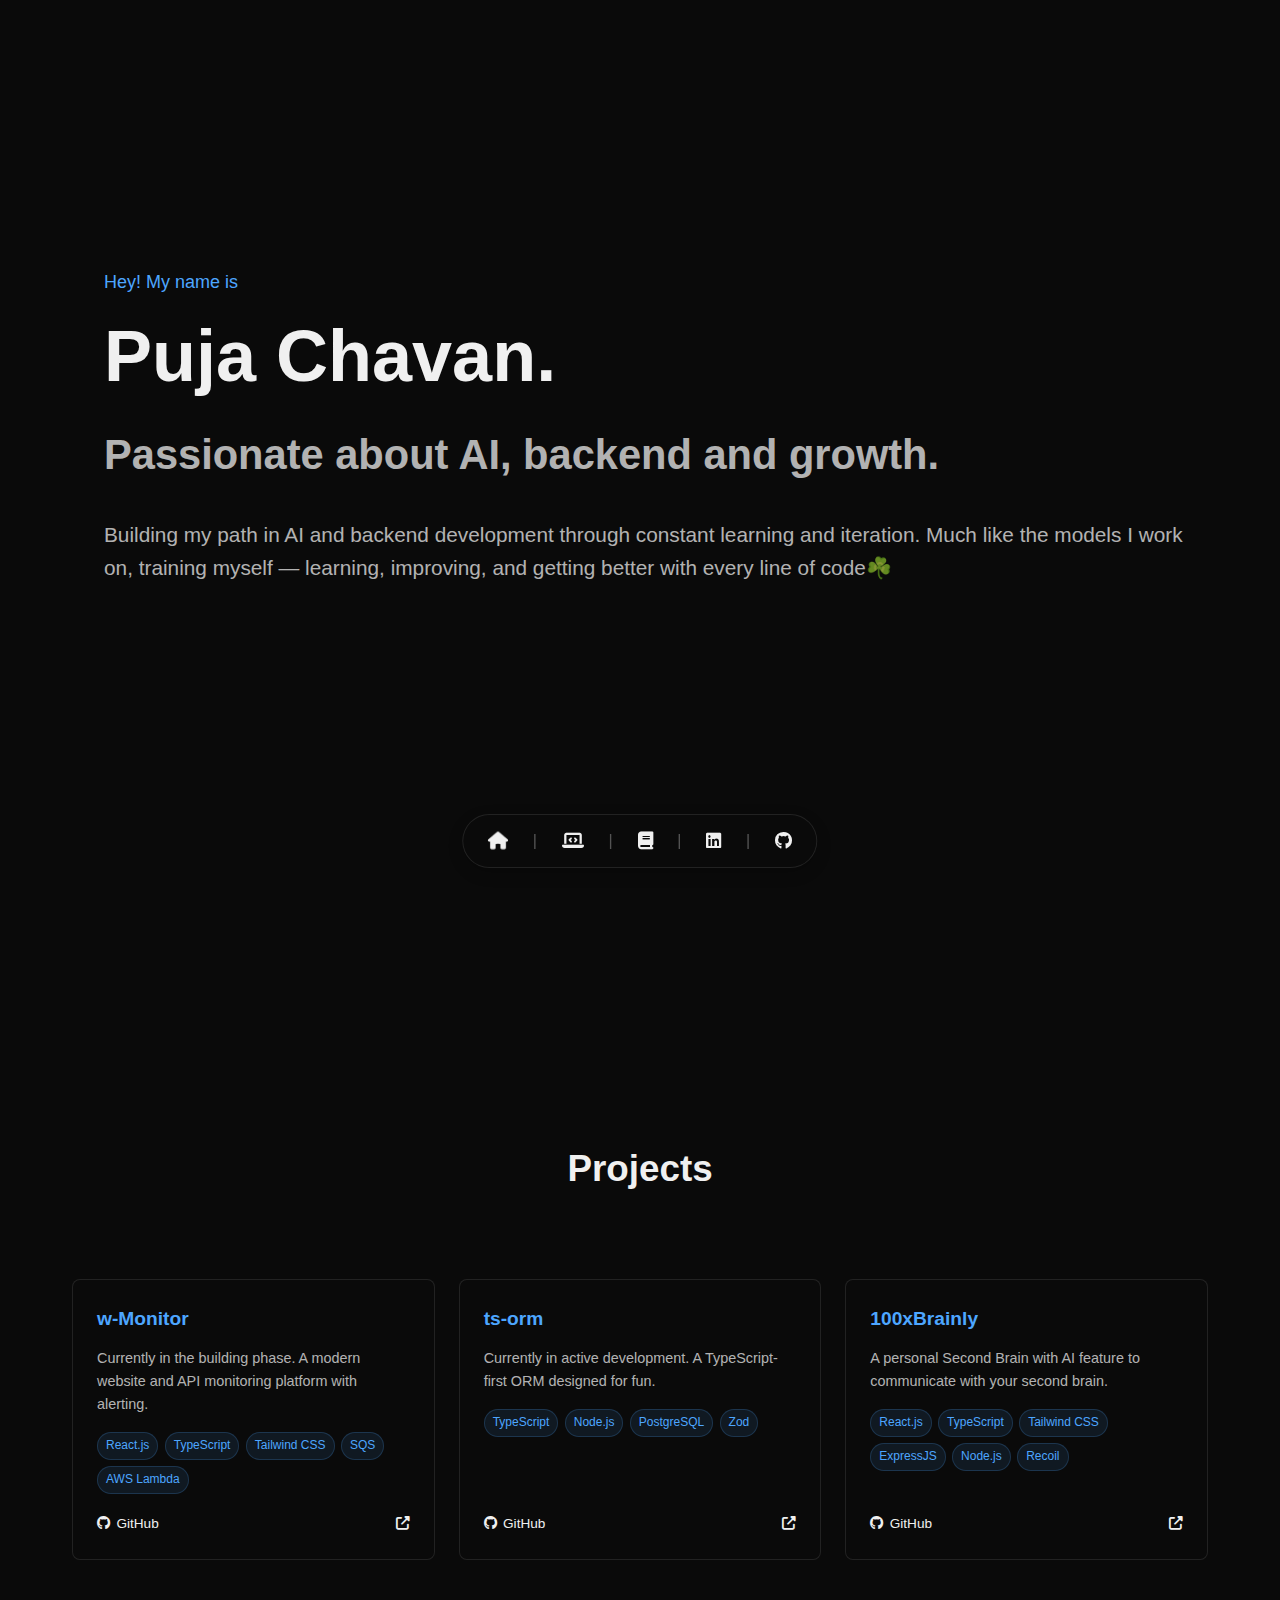
<file: index.html>
<!DOCTYPE html>
<html lang="en">
<head>
    <meta charset="UTF-8">
    <meta name="viewport" content="width=device-width, initial-scale=1.0">
    <title>Portfolio Redirect</title>
    <meta http-equiv="refresh" content="0; url=./Portfolio 1/">
</head>
<body>
    <p>Redirecting to <a href="./Portfolio 1/">Portfolio 1</a>...</p>
</body>
</html>
</file>
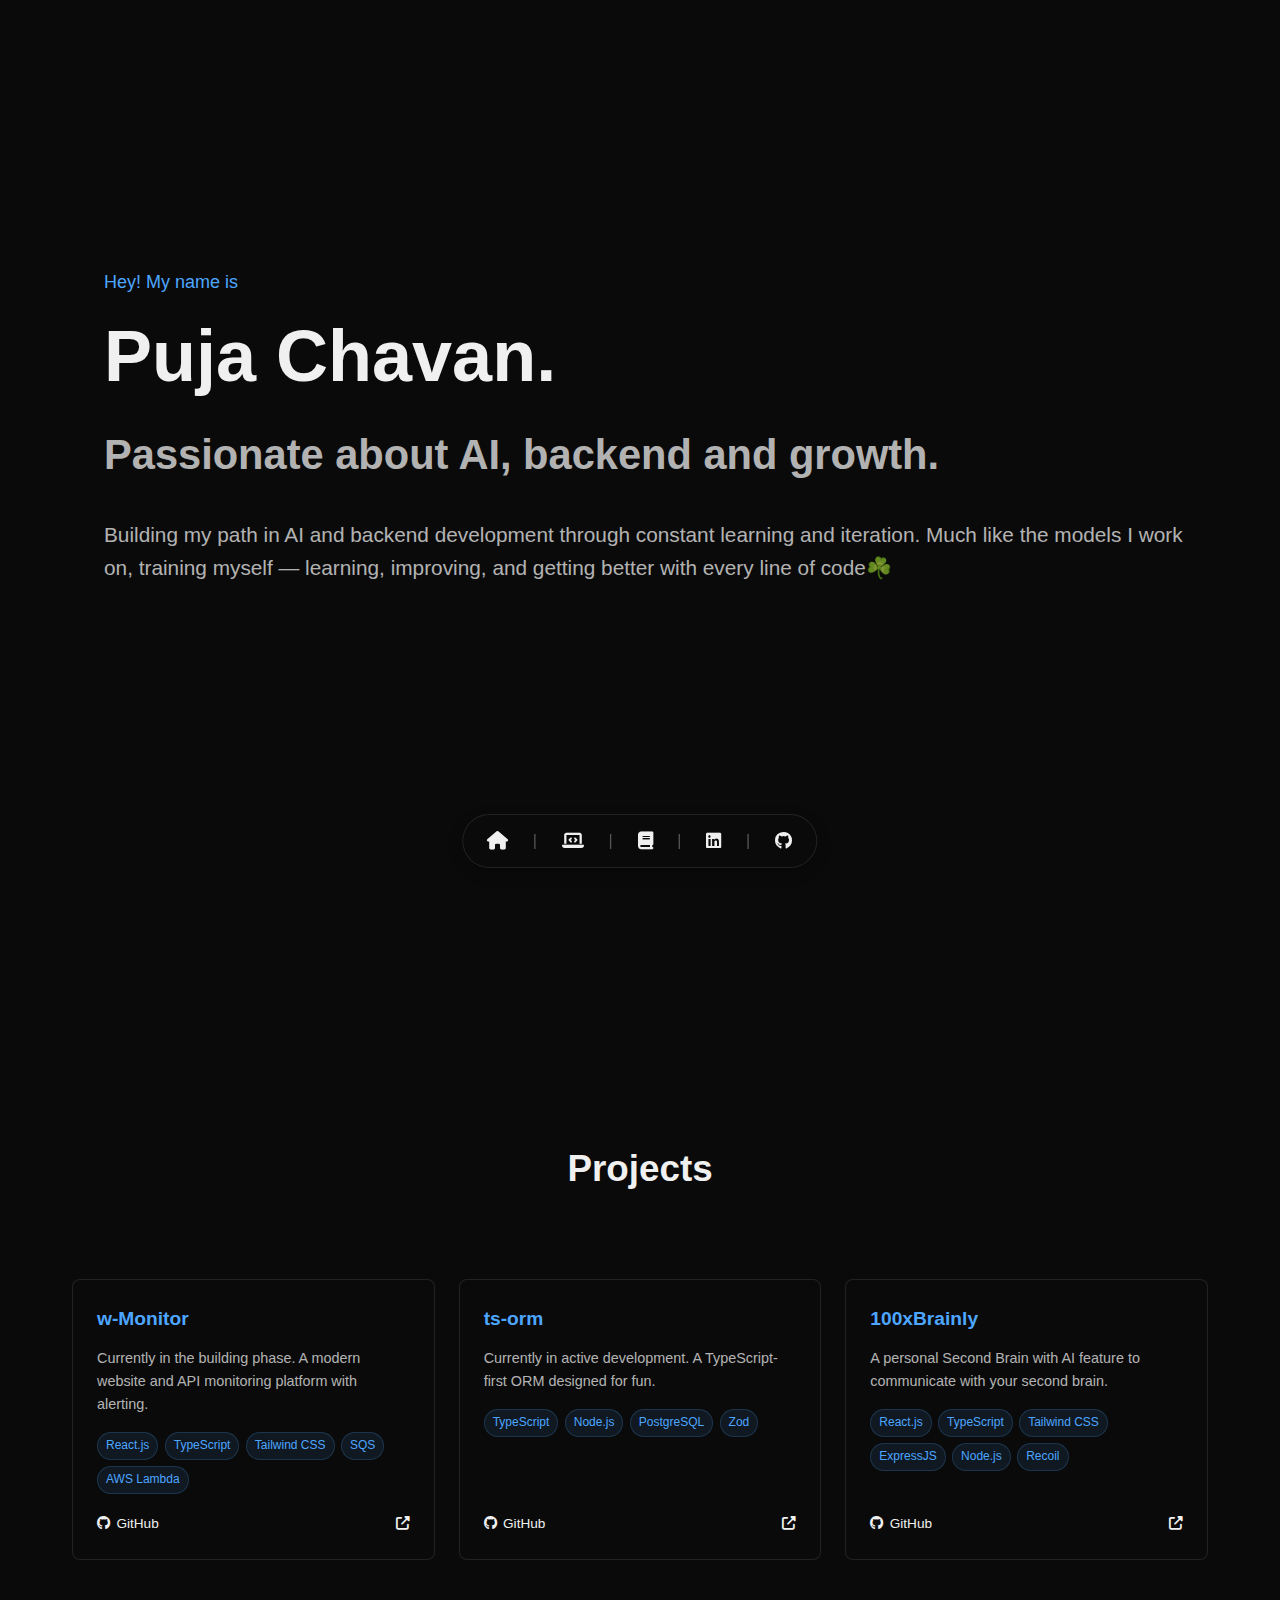
<file: Portfolio 1/index.html>
<!DOCTYPE html>
<html lang="en">
<head>
    <meta charset="UTF-8">
    <meta name="viewport" content="width=device-width, initial-scale=1.0">
    <title>Puja Chavan</title>
    <!-- Favicon -->
    <link rel="icon" href="assets/favicon/favicon.svg" type="image/svg+xml">
    <link rel="apple-touch-icon" href="assets/favicon/favicon.svg">
    <!-- Stylesheets -->
    <link rel="stylesheet" href="assets/css/style.css">
    <link rel="stylesheet" href="assets/css/bottom-nav.css">
    <!-- Font Awesome for icons -->
    <link rel="stylesheet" href="https://cdnjs.cloudflare.com/ajax/libs/font-awesome/6.4.0/css/all.min.css">
</head>
<body>
       <!-- Bottom Navigation -->
    <nav class="bottom-nav">
        <div class="nav-container">
            <a href="#home" class="nav-item" title="Home"><i class="fas fa-home"></i></a>
            <span class="nav-divider">|</span>
            <a href="#projects" class="nav-item" title="Projects"><i class="fas fa-laptop-code"></i></a>
            <span class="nav-divider">|</span>
            <a href="#skills" class="nav-item" title="Blogs"><i class="fa-solid fa-book"></i></a>
            <span class="nav-divider">|</span>
            <a href="https://www.linkedin.com/in/puja-chavan-435795255/" target="_blank" class="nav-item" title="LinkedIn"><i class="fa-brands fa-linkedin"></i></a>
            <span class="nav-divider">|</span>
            <a href="https://github.com/pujachavan10" target="_blank" class="nav-item" title="GitHub"><i class="fab fa-github"></i></a>
        </div>
    </nav>

    <div class="container">
        <!-- Main Content -->
        <main class="content" id="fullpage">
            <!-- Page 1: Home/Landing Section -->
            <section class="section hero" id="home">
                <div class="section-container">
                    <h3>Hey! My name is</h3>
                    <h1>Puja Chavan.</h1>
                    <h2>Passionate about AI, backend and growth.</h2>
                    <p>Building my path in AI and backend development through constant learning and iteration. Much like the models I work on, training myself — learning, improving, and getting better with every line of code☘️</p>
                </div>
            </section>

            <!-- Page 2: Projects Section -->
            <section class="section projects" id="projects">
                <div class="section-container">
                    <h2 class="section-title">Projects</h2>
                    <div class="project-grid">
                        <!-- Project 1: w-Monitor -->
                        <div class="project-card">
                            <h3 class="project-title">w-Monitor</h3>
                            <p class="project-description">
                                Currently in the building phase. A modern website and API monitoring platform with alerting.
                            </p>
                            <div class="tech-stack">
                                <span class="tech-tag">React.js</span>
                                <span class="tech-tag">TypeScript</span>
                                <span class="tech-tag">Tailwind CSS</span>
                                <span class="tech-tag">SQS</span>
                                <span class="tech-tag">AWS Lambda</span>
                            </div>
                            <div class="project-links">
                                <a href="#" class="project-link"><i class="fab fa-github"></i> GitHub</a>
                                <a href="#" class="project-link"><i class="fas fa-external-link-alt"></i></a>
                            </div>
                        </div>
                        
                        <!-- Project 2: ts-orm -->
                        <div class="project-card">
                            <h3 class="project-title">ts-orm</h3>
                            <p class="project-description">
                                Currently in active development. A TypeScript-first ORM designed for fun.
                            </p>
                            <div class="tech-stack">
                                <span class="tech-tag">TypeScript</span>
                                <span class="tech-tag">Node.js</span>
                                <span class="tech-tag">PostgreSQL</span>
                                <span class="tech-tag">Zod</span>
                            </div>
                            <div class="project-links">
                                <a href="#" class="project-link"><i class="fab fa-github"></i> GitHub</a>
                                <a href="#" class="project-link"><i class="fas fa-external-link-alt"></i></a>
                            </div>
                        </div>
                        
                        <!-- Project 3: 100xBrainly -->
                        <div class="project-card">
                            <h3 class="project-title">100xBrainly</h3>
                            <p class="project-description">
                                A personal Second Brain with AI feature to communicate with your second brain.
                            </p>
                            <div class="tech-stack">
                                <span class="tech-tag">React.js</span>
                                <span class="tech-tag">TypeScript</span>
                                <span class="tech-tag">Tailwind CSS</span>
                                <span class="tech-tag">ExpressJS</span>
                                <span class="tech-tag">Node.js</span>
                                <span class="tech-tag">Recoil</span>
                            </div>
                            <div class="project-links">
                                <a href="#" class="project-link"><i class="fab fa-github"></i> GitHub</a>
                                <a href="#" class="project-link"><i class="fas fa-external-link-alt"></i></a>
                            </div>
                        </div>
                        
                        <!-- Project 4: inSocial -->
                        <!-- <div class="project-card">
                            <h3 class="project-title">inSocial</h3>
                            <p class="project-description">
                                A social media platform with real time messaging.
                            </p>
                            <div class="tech-stack">
                                <span class="tech-tag">Node.js</span>
                                <span class="tech-tag">Express</span>
                                <span class="tech-tag">React.js</span>
                                <span class="tech-tag">Tailwind CSS</span>
                                <span class="tech-tag">WebSockets</span>
                                <span class="tech-tag">MongoDB</span>
                                <span class="tech-tag">Google Gemini</span>
                            </div>
                            <div class="project-links">
                                <a href="#" class="project-link"><i class="fab fa-github"></i> GitHub</a>
                                <a href="#" class="project-link"><i class="fas fa-external-link-alt"></i></a>
                            </div>
                        </div>
                         -->
                        <!-- Project 5: ChillGuyAnalyzer -->
                        <!-- <div class="project-card">
                            <h3 class="project-title">ChillGuyAnalyzer</h3>
                            <p class="project-description">
                                A fun project that I worked on. It measures the chillness of a person using AI based on their Github profile.
                            </p>
                            <div class="tech-stack">
                                <span class="tech-tag">React.js</span>
                                <span class="tech-tag">TypeScript</span>
                                <span class="tech-tag">Tailwind CSS</span>
                                <span class="tech-tag">HonoJS</span>
                                <span class="tech-tag">OpenAI</span>
                            </div>
                            <div class="project-links">
                                <a href="#" class="project-link"><i class="fab fa-github"></i> GitHub</a>
                                <a href="#" class="project-link"><i class="fas fa-external-link-alt"></i></a>
                            </div>
                        </div>
                    </div>
                </div>
            </section> -->

            <!-- Page 3: Skills Section
            <section class="section skills" id="skills">
                <div class="section-container">
                    <h2 class="section-title">Skills</h2>
                    <p class="skills-intro">These are the technologies I've learned and worked with. This list is constantly evolving as I continue to learn and grow as a developer.</p>
                    
                    <div class="skills-container">
                        Left Column - 3 Skills
                        <div class="skills-column">
                            <div class="skill-section">
                                <h3 class="skill-heading">PROGRAMMING LANGUAGES</h3>
                                <div class="skill-tags">
                                    <div class="skill-tag">Python</div>
                                    <div class="skill-tag">SQL</div>
                                    <div class="skill-tag">C</div>
                                </div>
                            </div>

                            <div class="skill-section">
                                <h3 class="skill-heading">MACHINE LEARNING AND AI</h3>
                                <div class="skill-tags">
                                    <div class="skill-tag">TensorFlow</div>
                                    <div class="skill-tag">PyTorch</div>
                                    <div class="skill-tag">Scikit-learn</div>
                                </div>
                            </div>

                            <div class="skill-section">
                                <h3 class="skill-heading">DATA ANALYSIS</h3>
                                <div class="skill-tags">
                                    <div class="skill-tag">Pandas</div>
                                    <div class="skill-tag">NumPy</div>
                                    <div class="skill-tag">Seaborn</div>
                                    <div class="skill-tag">MATLAB</div>
                                </div>
                            </div>
                        </div>
                        
                        Right Column - 2 Skills
                        <div class="skills-column">
                            <div class="skill-section">
                                <h3 class="skill-heading">WEB DEVELOPMENT</h3>
                                <div class="skill-tags">
                                    <div class="skill-tag">HTML</div>
                                    <div class="skill-tag">CSS</div>
                                    <div class="skill-tag">JS</div>
                                </div>
                            </div>
                            
                            <div class="skill-section">
                                <h3 class="skill-heading">DEVELOPER TOOLS</h3>
                                <div class="skill-tags">
                                    <div class="skill-tag">Git</div>
                                    <div class="skill-tag">GitHub</div>
                                    <div class="skill-tag">VS Code</div>
                                    <div class="skill-tag">Vercel</div>
                                </div>
                            </div>
                        </div>
                    </div>
                </div>
            </section>
        </main>
    </div> -->
    <script src="assets/js/script.js"></script>
</body>
</html>
</file>
<file: Portfolio 1/assets/css/bottom-nav.css>
/* Bottom Navigation Styles */
.bottom-nav {
    position: fixed;
    bottom: 2rem;
    left: 50%;
    transform: translateX(-50%);
    z-index: 1000;
    background-color: rgba(10, 10, 10, 0.7);
    backdrop-filter: blur(10px);
    border-radius: 50px;
    padding: 0.5rem 1.2rem; /* Reduced padding to make the nav smaller */
    border: 1px solid rgba(255, 255, 255, 0.1);
    box-shadow: 0 5px 15px rgba(0, 0, 0, 0.2);
    transition: all 0.3s ease, transform 0.2s ease;
}

/* Expansion effect on hover */
.bottom-nav:hover {
    padding: 0.6rem 1.4rem; /* Reduced padding on hover as well */
    transform: translateX(-50%) scale(1.03);
    box-shadow: 0 8px 20px rgba(0, 0, 0, 0.3);
}

.nav-container {
    display: flex;
    align-items: center;
    gap: 1.2rem; /* Reduced gap between navigation items */
}

.bottom-nav .nav-item {
    color: var(--text-color);
    font-size: 1.1rem; /* Reduced font size */
    transition: all 0.3s ease;
    text-decoration: none;
    position: relative;
    padding: 0.25rem 0.35rem; /* Smaller padding */
    border-radius: 8px;
    text-shadow: none;
}

.bottom-nav .nav-item:hover {
    color: var(--accent-color);
    transform: scale(1.15);
    text-shadow: none;
}

/* Active state styling */
.bottom-nav .nav-item.active {
    transform: scale(1.05);
}

/* Add a subtle pop effect for the icons */
.bottom-nav .nav-item i {
    transition: all 0.3s ease;
    display: inline-block;
    text-shadow: none;
}

/* Enhanced effect for all icons (same as GitHub icon) */
.bottom-nav .nav-item:hover i {
    transform: translateY(-2px) scale(1.15);
    color: var(--accent-color);
    filter: drop-shadow(0 2px 4px rgba(77, 166, 255, 0.4));
}

.nav-divider {
    color: rgba(255, 255, 255, 0.3);
    font-weight: 100;
    transition: all 0.3s ease;
}

/* Enhance the divider on hover of adjacent nav items */
.bottom-nav .nav-item:hover + .nav-divider,
.nav-divider:has(+ .nav-item:hover) {
    color: rgba(255, 255, 255, 0.5);
}



@media screen and (max-width: 480px) {
    .bottom-nav {
        padding: 0.6rem 1.2rem;
        bottom: 1.5rem;
    }
    
    .nav-container {
        gap: 1.2rem;
    }
    
    .bottom-nav .nav-item {
        font-size: 1rem;
    }
}
</file>
<file: Portfolio 1/assets/css/style.css>
/* Reset and Base Styles */
* {
    margin: 0;
    padding: 0;
    box-sizing: border-box;
}

:root {
    --bg-color: #0a0a0a;
    --text-color: #f0f0f0;
    --accent-color: #4da6ff;
    --secondary-color: #2b2b2b;
    --nav-width: 70px;
    --nav-width-expanded: 200px;
    --transition-speed: 0.3s;
}

html {
    scroll-behavior: smooth;
    height: 100%;
}

body {
    font-family: 'Segoe UI', Tahoma, Geneva, Verdana, sans-serif;
    background-color: var(--bg-color);
    color: var(--text-color);
    line-height: 1.6;
    height: 100%;
    overflow-y: auto;
    overflow-x: hidden;
}

/* Hide scrollbar for Chrome, Safari and Opera */
body::-webkit-scrollbar {
    display: none;
}

/* Hide scrollbar for IE, Edge and Firefox */
body {
    -ms-overflow-style: none;  /* IE and Edge */
    scrollbar-width: none;  /* Firefox */
}

.container {
    display: flex;
    height: auto;
    max-width: 100%;
}

.content {
    width: 100%;
    max-width: 100%;
    height: auto;
}

.section {
    min-height: 100vh;
    width: 100%;
    padding: 50px 0;
}

.section-container {
    max-width: 1200px;
    margin: 0 auto;
    padding: 0 2rem;
    width: 100%;
    display: flex;
    flex-direction: column;
    align-items: center; /* Changed back to center for all sections except hero */
    box-sizing: border-box; /* Ensure padding is included in width calculations */
}


/* Main Content Styles */

/* Hero Section */
.hero {
    height: 100vh;
    display: flex;
    flex-direction: column;
    justify-content: center;
}

.hero .section-container {
    padding-left: 5%;  /* Left padding for hero section */
    align-items: flex-start; /* Left alignment only for hero section */
}

.hero h3 {
    color: var(--accent-color);
    margin-bottom: 0.15rem;  /* Reduced space to bring it closer to h1 */
    font-weight: 500;
    font-size: 1.125rem;  /* Slightly reduced size */
    text-align: left;  /* Left align the subtitle */
}

.hero h1 {
    font-size: 4.5rem;  /* Reduced size */
    margin-bottom: 0.5rem;
    text-align: left; /* Left align the heading */
    width: 100%; /* Ensure full width */
}

.hero h2 {
    font-size: 2.6rem;  /* Increased size from 2.2rem to 2.6rem */
    margin-bottom: 1.8rem;
    color: rgba(255, 255, 255, 0.7);
    text-align: left; /* Left align the subheading */
    width: 100%; /* Ensure full width */
}

.hero p {
    /* max-width: 600px; */
    margin-bottom: 3rem;
    font-size: 1.3rem;  /* Slightly reduced size */
    text-align: left;  /* Left align the paragraph */
    color: rgba(255, 255, 255, 0.7); /* Match the color of h2 */
}

/* Section Styles */
section {
    padding: 4rem 0;
    min-height: 100vh;
    display: flex;
    flex-direction: column;
    justify-content: center;
}

.section-title {
    font-size: 2.3rem; /* Slightly smaller */
    margin-bottom: 1.5rem;
    position: relative;
    padding-bottom: 0.5rem;
    text-align: center; /* Center aligned for all section titles */
    width: 100%;
    max-width: 800px; /* Control maximum width */
}

/* Specific adjustment for skills section title */
.skills .section-title {
    transform: translateX(-5%); /* Move slightly left */
}

/* Projects Section */
.projects {
    background-color: var(--bg-color);
    padding: 2rem 0;
    display: flex;
    align-items: center;
}

.project-grid {
    display: grid;
    grid-template-columns: repeat(3, 1fr); /* Exactly 3 columns */
    gap: 1.5rem;
    margin-top: 3rem;
    max-width: 1200px;
    margin-left: auto;
    margin-right: auto;
}

.project-card {
    background-color: var(--bg-color);
    border: 1px solid rgba(255, 255, 255, 0.1);
    border-radius: 8px;
    padding: 1.5rem;
    transition: all 0.3s ease;
    display: flex;
    flex-direction: column;
    height: 100%;
}

.project-card:hover {
    transform: translateY(-5px);
    box-shadow: 0 10px 20px rgba(0, 0, 0, 0.2);
    border-color: rgba(77, 166, 255, 0.3);
}

.project-title {
    font-size: 1.2rem; /* Made smaller */
    margin-bottom: 0.75rem;
    color: var(--accent-color);
}

.project-description {
    margin-bottom: 1rem;
    color: rgba(255, 255, 255, 0.7);
    font-size: 0.9rem;
}

/* Skills Section */
.skills {
    background-color: var(--bg-color);
    display: flex;
    align-items: center;
    text-align: center;
}

.skills-intro {
    color: rgba(255, 255, 255, 0.7);
    margin-bottom: 2.5rem;
    max-width: 750px;
    text-align: center;
    margin-left: auto;
    margin-right: auto;
    font-size: 0.95rem;
    line-height: 1.6;
    padding: 0 1rem; /* Ensure consistent padding */
    transform: translateX(-5%); /* Move slightly left to match the section title */
}

.skills-container {
    display: flex;
    justify-content: center;
    gap: 8rem; /* Consistent, wider gap between columns */
    margin-top: 2rem;
    width: 100%;
    max-width: 1000px; /* Limit width for better alignment */
    margin-left: auto;
    margin-right: auto;
    padding: 0 1.5rem; /* Add padding for smaller screens */
    box-sizing: border-box;
}

.skills-column {
    flex: 1;
    max-width: 380px; /* Slightly reduced to ensure even spacing */
    display: flex;
    flex-direction: column;
    align-items: flex-start; /* Align children to the start (left) */
}

.skill-section {
    margin-bottom: 2.5rem; /* Increased spacing between skill sections */
    width: 100%;
    display: flex;
    flex-direction: column;
    align-items: flex-start; /* Ensure all content starts from the left */
}

.skill-heading {
    /* font-family: 'Courier New', monospace; */
    color: rgba(255, 255, 255, 0.7);
    font-size: 1.2rem;
    margin-bottom: 1.2rem;
    font-weight: 400;
    text-align: left; /* Ensure text is left-aligned */
    width: 100%; /* Full width to ensure consistent alignment */
    padding-left: 0.25rem; /* Slight padding for visual balance */
}

.skill-tags {
    display: flex;
    flex-wrap: wrap;
    gap: 0.8rem; /* Slightly increased for more breathing room */
    width: 100%; /* Full width for consistent alignment */
    padding: 0 0.25rem; /* Slight padding matching heading */
}

.skill-tag {
    background-color: rgba(43, 43, 43, 0.5);
    border: 1px solid rgba(255, 255, 255, 0.1);
    border-radius: 6px;
    padding: 0.4rem 0.8rem;
    font-size: 0.85rem;
    display: flex;
    align-items: center;
    justify-content: center; /* Center text in tag */
    transition: all 0.3s ease;
    height: 1.6rem; /* Fixed height for consistency */
}

.skill-tag:hover {
    transform: translateY(-2px);
    box-shadow: 0 5px 10px rgba(0, 0, 0, 0.2);
    border-color: rgba(77, 166, 255, 0.3);
}

.tech-stack {
    display: flex;
    flex-wrap: wrap;
    gap: 0.4rem;
    margin-bottom: 1.2rem;
}

.tech-tag {
    background-color: rgba(77, 166, 255, 0.1);
    color: var(--accent-color);
    padding: 0.2rem 0.5rem;
    border-radius: 20px;
    font-size: 0.75rem;
    border: 1px solid rgba(77, 166, 255, 0.2);
}

.project-links {
    display: flex;
    justify-content: space-between;
    margin-top: auto;
}

.project-link {
    color: var(--text-color);
    text-decoration: none;
    display: flex;
    align-items: center;
    gap: 0.4rem;
    font-size: 0.85rem;
    transition: color 0.2s;
}

.project-link:hover {
    color: var(--accent-color);
}

/* This duplicate skills section declaration is not needed */

/* Responsive Styles */
@media screen and (max-width: 768px) {
    .section-container {
        padding: 0 1.5rem;
    }
    
    .hero h1 {
        font-size: 3rem;
    }
    
    .hero h2 {
        font-size: 1.8rem;
    }
    
    .project-grid {
        grid-template-columns: repeat(2, 1fr); /* 2 columns on tablets */
    }
    
    .section-title {
        font-size: 2.2rem;
    }
    
    .skills-container {
        flex-direction: column;
        align-items: center;
        gap: 4rem; /* Increased gap between columns when stacked */
        padding: 0 1rem;
    }
    
    .skills-column {
        width: 100%;
        max-width: 450px; /* Slightly reduced for better proportions */
        align-items: flex-start;
    }
    
    .skill-section {
        align-items: flex-start;
        width: 100%;
    }
}

@media screen and (max-width: 480px) {
    .section-container {
        padding: 0 1rem;
    }
    
    .project-grid {
        grid-template-columns: 1fr; /* 1 column on mobile */
    }
    
    .hero h1 {
        font-size: 2.5rem;
    }
    
    .hero h2 {
        font-size: 1.5rem;
    }
    
    .section-title {
        font-size: 2rem;
    }
    
    section {
        padding: 2rem 0;
    }
    
    .project-card {
        padding: 1.5rem;
    }
}
</file>
